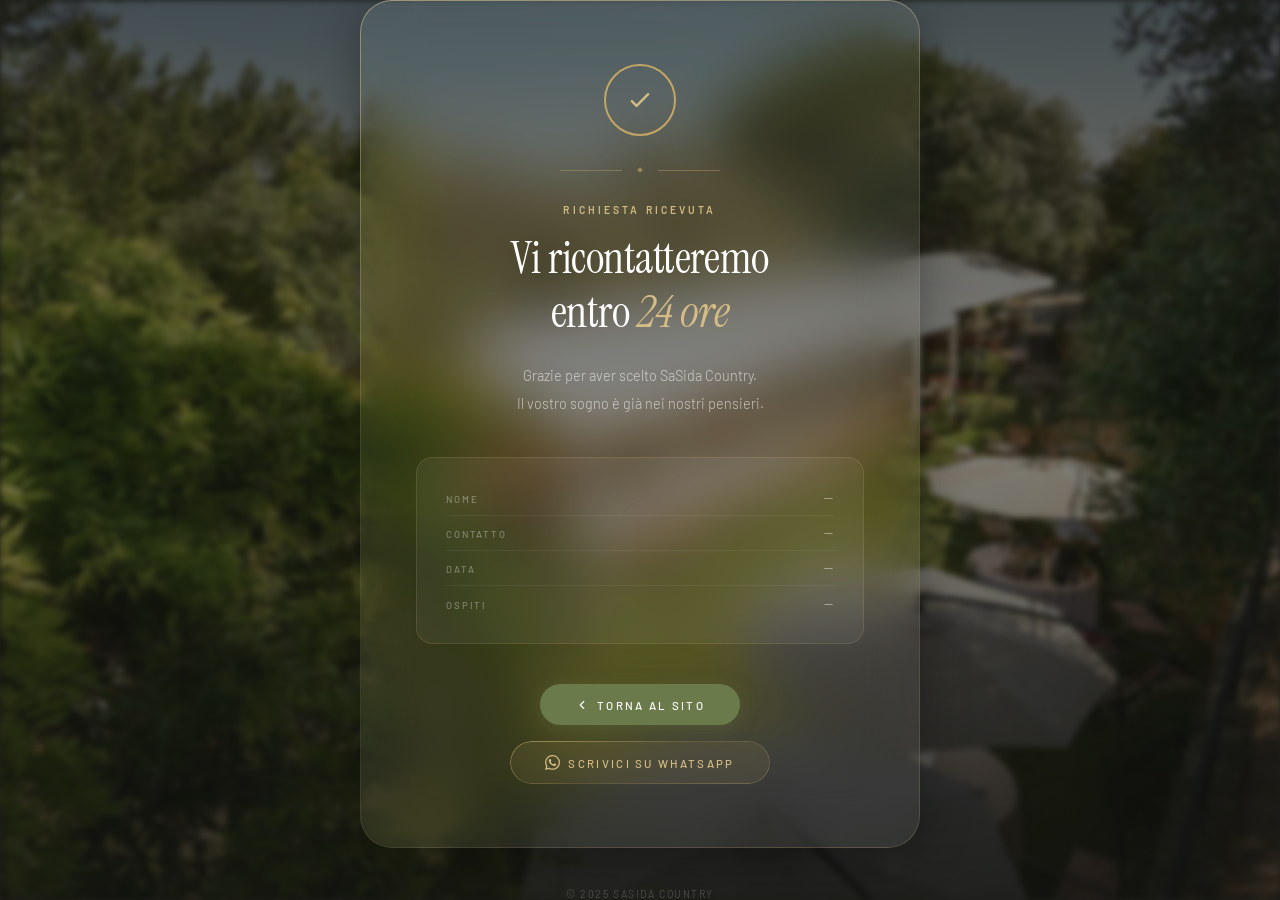
<file: conferma.html>
<!-- SA SIDA BY MOCKLYY (modulo di confemra) -->

<!DOCTYPE html>
<html lang="it">
<head>
<meta charset="UTF-8">
<meta name="viewport" content="width=device-width, initial-scale=1.0">
<title>Richiesta inviata – SaSida Country</title>
<link href="https://fonts.googleapis.com/css2?family=Instrument+Serif:ital@0;1&family=Barlow:wght@300;400;500;600&display=swap" rel="stylesheet">

<!-- STYLEE -->
<style>
  :root {
    --cream: #f5f0e8;
    --warm-white: #faf7f2;
    --olive: #6b7a4a;
    --olive-dark: #4a5635;
    --olive-light: #9aaa6e;
    --gold: #c4a664;
    --gold-light: #d4bc85;
    --dark: #1e1e1a;
    --text: #2d2d28;
    --text-light: #6b6b5e;
  }

  * { margin: 0; padding: 0; box-sizing: border-box; }
  body {
    font-family: 'Barlow', sans-serif;
    background: var(--dark);
    color: var(--text);
    min-height: 100vh;
    display: flex;
    flex-direction: column;
    align-items: center;
    justify-content: center;
    overflow: hidden;
    position: relative;
  }

  /* SFONDO */
  .page-bg {
    position: fixed;
    inset: 0;
    background:
      linear-gradient(to bottom, rgba(20,20,16,0.72) 0%, rgba(20,20,16,0.55) 50%, rgba(20,20,16,0.82) 100%),
      url('img/sfondo.jpg') center/cover no-repeat;
    filter: blur(3px);
    z-index: 0;
  }

  /* PARTICELLE decorative */
  .particles {
    position: fixed;
    inset: 0;
    z-index: 1;
    pointer-events: none;
    overflow: hidden;
  }
  .particle {
    position: absolute;
    width: 2px;
    height: 2px;
    background: var(--gold-light);
    border-radius: 50%;
    opacity: 0;
    animation: floatUp var(--dur) ease-in forwards;
    animation-delay: var(--delay);
  }
  @keyframes floatUp {
    0%   { opacity: 0; transform: translateY(0) scale(1); }
    20%  { opacity: 0.7; }
    80%  { opacity: 0.4; }
    100% { opacity: 0; transform: translateY(-120px) scale(0.4); }
  }

  /* CARD centrale */
  .card {
    position: relative;
    z-index: 10;
    text-align: center;
    max-width: 560px;
    width: calc(100% - 3rem);
    padding: 4rem 3.5rem;
    border-radius: 2rem;
    background: rgba(255,255,255,0.07);
    backdrop-filter: blur(28px) saturate(160%);
    -webkit-backdrop-filter: blur(28px) saturate(160%);
    box-shadow:
      0 8px 48px rgba(0,0,0,0.35),
      inset 0 1px 1px rgba(255,255,255,0.18),
      inset 0 -1px 1px rgba(255,255,255,0.04);
    opacity: 0;
    transform: translateY(28px);
    animation: cardIn 1s cubic-bezier(0.22, 1, 0.36, 1) forwards 0.2s;
  }
  .card::before {
    content: "";
    position: absolute; inset: 0;
    border-radius: 2rem;
    padding: 1px;
    background: linear-gradient(160deg,
      rgba(212,188,133,0.55) 0%,
      rgba(255,255,255,0.08) 40%,
      rgba(255,255,255,0) 60%,
      rgba(212,188,133,0.2) 100%);
    -webkit-mask: linear-gradient(#fff 0 0) content-box, linear-gradient(#fff 0 0);
    -webkit-mask-composite: xor;
    mask-composite: exclude;
    pointer-events: none;
  }
  @keyframes cardIn {
    to { opacity: 1; transform: translateY(0); }
  }

  /* ICONA check animata */
  .check-wrap {
    width: 72px;
    height: 72px;
    margin: 0 auto 2rem;
    position: relative;
  }
  .check-circle {
    width: 72px;
    height: 72px;
    border-radius: 50%;
    border: 2px solid var(--gold);
    position: absolute;
    inset: 0;
    opacity: 0;
    transform: scale(0.6);
    animation: circleIn 0.6s cubic-bezier(0.22, 1, 0.36, 1) forwards 0.7s;
  }
  @keyframes circleIn {
    to { opacity: 1; transform: scale(1); }
  }
  .check-svg {
    position: absolute;
    inset: 0;
    display: flex;
    align-items: center;
    justify-content: center;
  }
  .check-svg svg {
    opacity: 0;
    animation: checkIn 0.4s ease forwards 1.1s;
  }
  @keyframes checkIn {
    to { opacity: 1; }
  }
  .check-svg svg polyline {
    stroke-dasharray: 30;
    stroke-dashoffset: 30;
    animation: drawCheck 0.45s ease forwards 1.15s;
  }
  @keyframes drawCheck {
    to { stroke-dashoffset: 0; }
  }

  /* DECO LINE */
  .deco-line {
    display: flex;
    align-items: center;
    gap: 1rem;
    margin: 0 auto 2rem;
    max-width: 160px;
    opacity: 0;
    animation: fadeIn 0.6s ease forwards 1.4s;
  }
  .deco-line::before, .deco-line::after {
    content: '';
    flex: 1;
    height: 1px;
    background: var(--gold);
    opacity: 0.4;
  }
  .deco-dot {
    width: 4px;
    height: 4px;
    background: var(--gold);
    transform: rotate(45deg);
    opacity: 0.6;
  }

  /* TESTO */
  .label {
    font-family: 'Barlow', sans-serif;
    font-size: 0.65rem;
    font-weight: 600;
    letter-spacing: 0.3em;
    text-transform: uppercase;
    color: var(--gold-light);
    margin-bottom: 1rem;
    opacity: 0;
    animation: fadeIn 0.6s ease forwards 1.5s;
  }
  h1 {
    font-family: 'Instrument Serif', serif;
    font-size: clamp(2rem, 5vw, 2.8rem);
    font-weight: 400;
    color: #fff;
    line-height: 1.2;
    letter-spacing: -0.01em;
    margin-bottom: 1.4rem;
    opacity: 0;
    animation: fadeIn 0.6s ease forwards 1.6s;
  }
  h1 em {
    font-style: italic;
    color: var(--gold-light);
  }
  .desc {
    font-family: 'Barlow', sans-serif;
    font-size: 0.9rem;
    line-height: 1.9;
    color: rgba(255,255,255,0.62);
    font-weight: 300;
    margin-bottom: 2.5rem;
    opacity: 0;
    animation: fadeIn 0.6s ease forwards 1.75s;
  }

  /* DETTAGLI */
  .summary {
    background: rgba(255,255,255,0.05);
    border: 1px solid rgba(212,188,133,0.15);
    border-radius: 1rem;
    padding: 1.4rem 1.8rem;
    margin-bottom: 2.5rem;
    text-align: left;
    opacity: 0;
    animation: fadeIn 0.6s ease forwards 1.9s;
  }
  .summary-row {
    display: flex;
    justify-content: space-between;
    align-items: baseline;
    gap: 1rem;
    padding: 0.45rem 0;
    border-bottom: 1px solid rgba(255,255,255,0.06);
  }
  .summary-row:last-child { border-bottom: none; }
  .summary-label {
    font-family: 'Barlow', sans-serif;
    font-size: 0.6rem;
    font-weight: 500;
    letter-spacing: 0.2em;
    text-transform: uppercase;
    color: rgba(255,255,255,0.35);
    white-space: nowrap;
  }
  .summary-value {
    font-family: 'Instrument Serif', serif;
    font-size: 0.95rem;
    color: rgba(255,255,255,0.82);
    text-align: right;
  }

  /* CTA */
  .actions {
    display: flex;
    gap: 1rem;
    justify-content: center;
    flex-wrap: wrap;
    opacity: 0;
    animation: fadeIn 0.6s ease forwards 2.05s;
  }
  .btn-back {
    display: inline-flex;
    align-items: center;
    gap: 0.5rem;
    padding: 0.85rem 2.2rem;
    border-radius: 9999px;
    background: var(--olive);
    color: #fff;
    font-family: 'Barlow', sans-serif;
    font-size: 0.72rem;
    font-weight: 500;
    letter-spacing: 0.2em;
    text-transform: uppercase;
    text-decoration: none;
    transition: background 0.3s, transform 0.3s;
    box-shadow: 0 4px 20px rgba(107,122,74,0.3);
  }
  .btn-back:hover { background: var(--olive-dark); transform: translateY(-2px); }
  .btn-wa {
    display: inline-flex;
    align-items: center;
    gap: 0.5rem;
    padding: 0.85rem 2.2rem;
    border-radius: 9999px;
    background: rgba(196,166,100,0.1);
    color: var(--gold-light);
    font-family: 'Barlow', sans-serif;
    font-size: 0.72rem;
    font-weight: 500;
    letter-spacing: 0.2em;
    text-transform: uppercase;
    text-decoration: none;
    transition: background 0.3s, transform 0.3s;
    position: relative;
    overflow: hidden;
  }
  .btn-wa::before {
    content: "";
    position: absolute; inset: 0;
    border-radius: 9999px;
    padding: 1px;
    background: linear-gradient(160deg,
      rgba(212,188,133,0.6) 0%,
      rgba(196,166,100,0.15) 50%,
      rgba(212,188,133,0.3) 100%);
    -webkit-mask: linear-gradient(#fff 0 0) content-box, linear-gradient(#fff 0 0);
    -webkit-mask-composite: xor;
    mask-composite: exclude;
  }
  .btn-wa:hover { background: rgba(196,166,100,0.2); transform: translateY(-2px); }

  /* FOOTER */
  .page-footer {
    position: relative;
    z-index: 10;
    margin-top: 2.5rem;
    font-family: 'Barlow', sans-serif;
    font-size: 0.65rem;
    letter-spacing: 0.15em;
    text-transform: uppercase;
    color: rgba(255,255,255,0.2);
    opacity: 0;
    animation: fadeIn 0.6s ease forwards 2.2s;
  }

  @keyframes fadeIn { to { opacity: 1; } }

  /* MOBILE */
  @media (max-width: 480px) {
    .card { padding: 2.8rem 1.8rem; }
    .actions { flex-direction: column; align-items: stretch; }
    .btn-back, .btn-wa { justify-content: center; }
    .summary { padding: 1.2rem 1.2rem; }
  }
</style>
</head>
<body>

<div class="page-bg"></div>

<!-- particelle dorate -->
<div class="particles" id="particles"></div>

<div class="card">

  <!-- check animato -->
  <div class="check-wrap">
    <div class="check-circle"></div>
    <div class="check-svg">
      <svg width="28" height="28" viewBox="0 0 24 24" fill="none"
           stroke="var(--gold-light)" stroke-width="2"
           stroke-linecap="round" stroke-linejoin="round">
        <polyline points="5 13 9 17 19 7"/>
      </svg>
    </div>
  </div>

  <div class="deco-line"><div class="deco-dot"></div></div>

  <div class="label">Richiesta ricevuta</div>
  <h1>Vi ricontatteremo<br>entro <em>24 ore</em></h1>
  <p class="desc">
    Grazie per aver scelto SaSida Country.<br>
    Il vostro sogno è già nei nostri pensieri.
  </p>

  <!-- riepilogo dati compilati -->
  <div class="summary" id="summary">
    <div class="summary-row">
      <span class="summary-label">Nome</span>
      <span class="summary-value" id="s-nome">—</span>
    </div>
    <div class="summary-row">
      <span class="summary-label">Contatto</span>
      <span class="summary-value" id="s-tel">—</span>
    </div>
    <div class="summary-row">
      <span class="summary-label">Data</span>
      <span class="summary-value" id="s-data">—</span>
    </div>
    <div class="summary-row">
      <span class="summary-label">Ospiti</span>
      <span class="summary-value" id="s-ospiti">—</span>
    </div>
  </div>

  <div class="actions">
    <a href="index.html" class="btn-back">
      <svg width="14" height="14" viewBox="0 0 24 24" fill="none" stroke="currentColor" stroke-width="2" stroke-linecap="round" stroke-linejoin="round"><polyline points="15 18 9 12 15 6"/></svg>
      Torna al sito
    </a>
    <a href="https://wa.me/39XXXXXXXXXX" target="_blank" class="btn-wa">
      <svg width="15" height="15" viewBox="0 0 24 24" fill="currentColor"><path d="M17.472 14.382c-.297-.149-1.758-.867-2.03-.967-.273-.099-.471-.148-.67.15-.197.297-.767.966-.94 1.164-.173.199-.347.223-.644.075-.297-.15-1.255-.463-2.39-1.475-.883-.788-1.48-1.761-1.653-2.059-.173-.297-.018-.458.13-.606.134-.133.298-.347.446-.52.149-.174.198-.298.298-.497.099-.198.05-.371-.025-.52-.075-.149-.669-1.612-.916-2.207-.242-.579-.487-.5-.669-.51-.173-.008-.371-.01-.57-.01-.198 0-.52.074-.792.372-.272.297-1.04 1.016-1.04 2.479 0 1.462 1.065 2.875 1.213 3.074.149.198 2.096 3.2 5.077 4.487.709.306 1.262.489 1.694.625.712.227 1.36.195 1.871.118.571-.085 1.758-.719 2.006-1.413.248-.694.248-1.289.173-1.413-.074-.124-.272-.198-.57-.347m-5.421 7.403h-.004a9.87 9.87 0 01-5.031-1.378l-.361-.214-3.741.982.998-3.648-.235-.374a9.86 9.86 0 01-1.51-5.26c.001-5.45 4.436-9.884 9.888-9.884 2.64 0 5.122 1.03 6.988 2.898a9.825 9.825 0 012.893 6.994c-.003 5.45-4.437 9.884-9.885 9.884m8.413-18.297A11.815 11.815 0 0012.05 0C5.495 0 .16 5.335.157 11.892c0 2.096.547 4.142 1.588 5.945L.057 24l6.305-1.654a11.882 11.882 0 005.683 1.448h.005c6.554 0 11.89-5.335 11.893-11.893a11.821 11.821 0 00-3.48-8.413z"/></svg>
      Scrivici su WhatsApp
    </a>
  </div>

</div>

<div class="page-footer">© 2025 SaSida Country</div>

<!-- SCRIPT -->
<script>
  // Recupera i dati passati via sessionStorage
  const data = JSON.parse(sessionStorage.getItem('sasida_form') || '{}');

  if (data.nome)   document.getElementById('s-nome').textContent   = data.nome;
  if (data.tel)    document.getElementById('s-tel').textContent    = data.tel;
  if (data.ospiti) document.getElementById('s-ospiti').textContent = data.ospiti + ' persone';
  if (data.data) {
    const d = new Date(data.data);
    const opts = { day: 'numeric', month: 'long', year: 'numeric' };
    document.getElementById('s-data').textContent = d.toLocaleDateString('it-IT', opts);
  }

  // Genera particelle dorate
  const container = document.getElementById('particles');
  for (let i = 0; i < 28; i++) {
    const p = document.createElement('div');
    p.className = 'particle';
    p.style.cssText = `
      left: ${Math.random() * 100}%;
      bottom: ${Math.random() * 30}%;
      --dur: ${1.8 + Math.random() * 2.4}s;
      --delay: ${0.5 + Math.random() * 3}s;
      width: ${1 + Math.random() * 2.5}px;
      height: ${1 + Math.random() * 2.5}px;
    `;
    container.appendChild(p);
  }
</script>
</body>
</html>
</file>
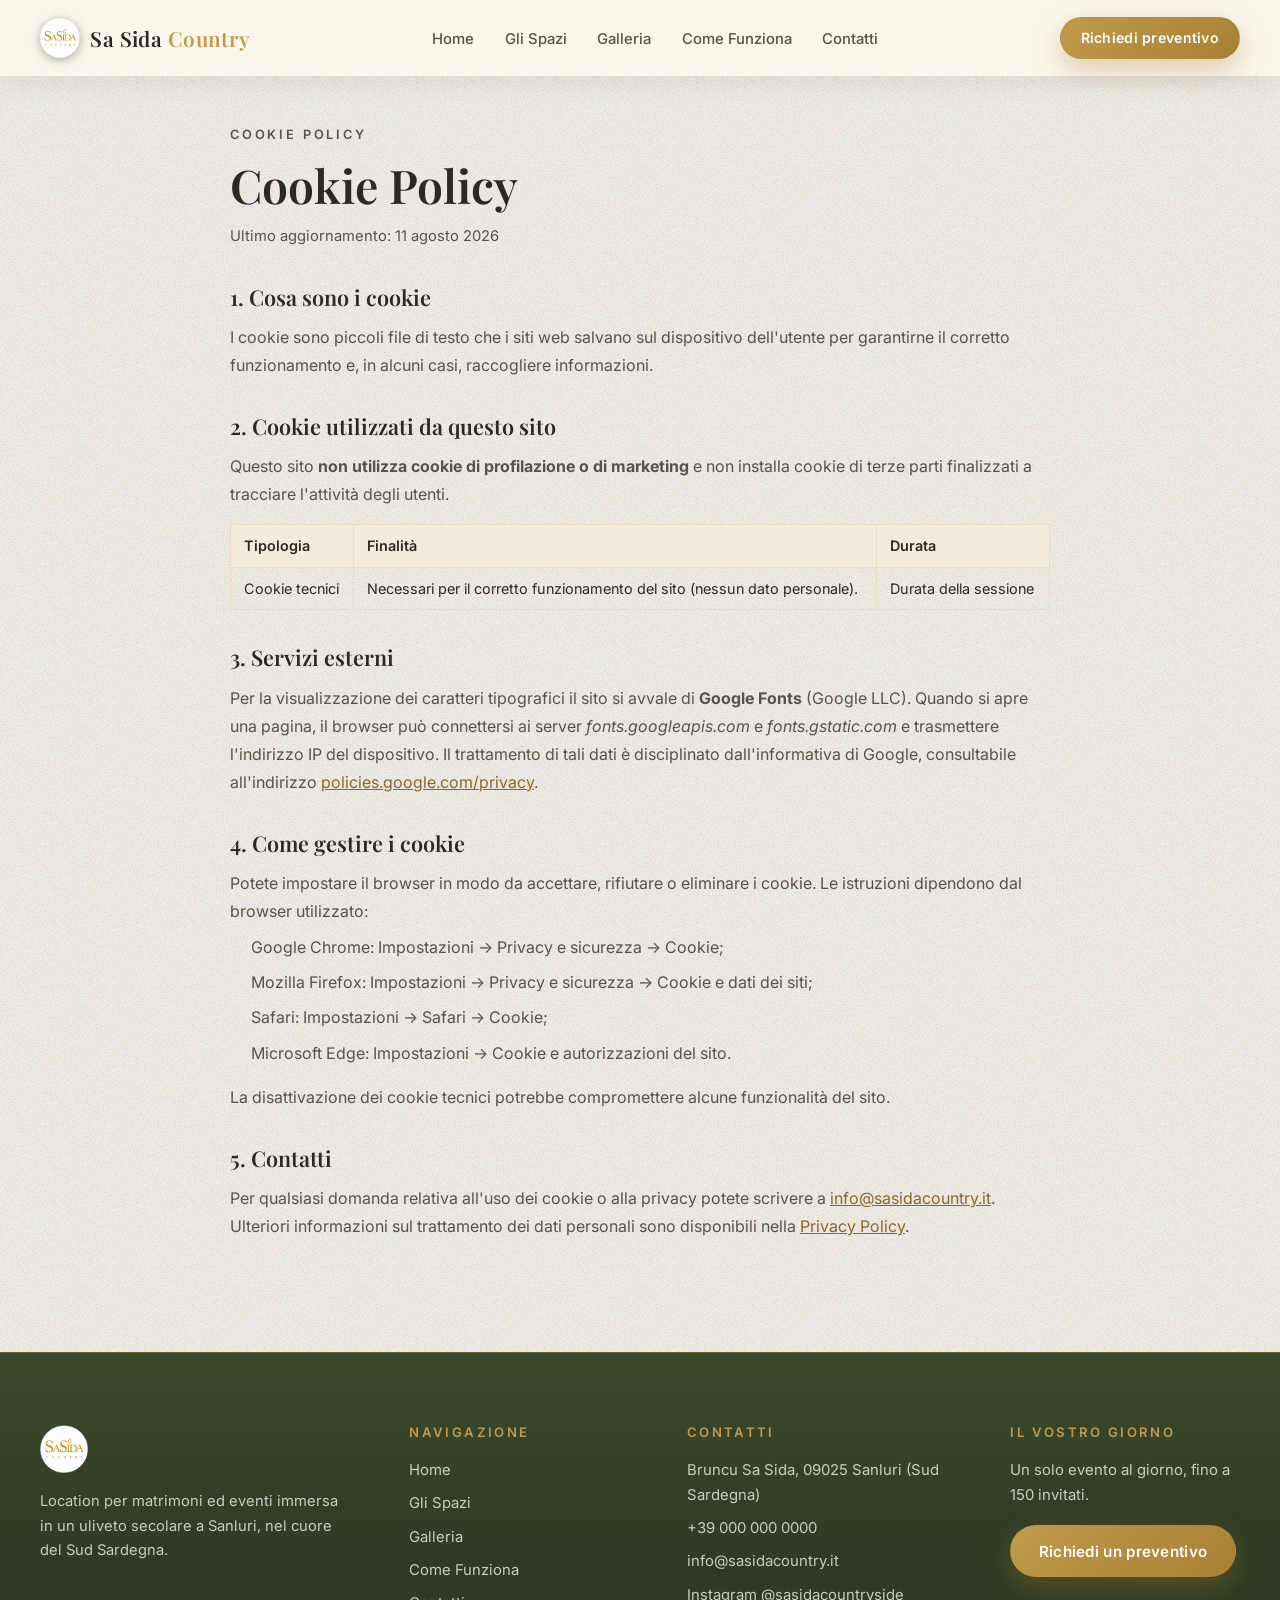
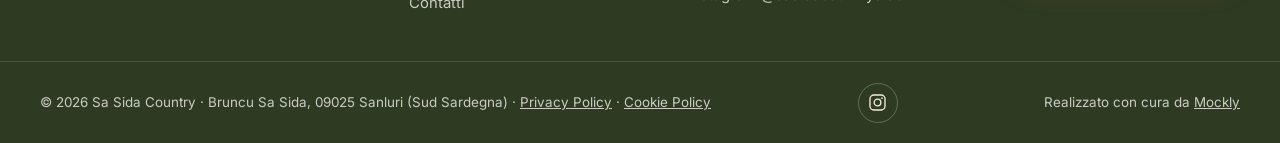
<file: cookie-policy.html>
<!DOCTYPE html>
<html lang="it">
<head>
  <meta charset="UTF-8">
  <meta name="viewport" content="width=device-width, initial-scale=1.0, viewport-fit=cover">
  <meta name="theme-color" content="#2e3a22">
  <title>Cookie Policy | Sa Sida Country</title>
  <meta name="description" content="Cookie Policy del sito di Sa Sida Country, location per matrimoni ed eventi a Sanluri, Sud Sardegna.">
  <link rel="canonical" href="https://sasidacountry.it/cookie-policy.html">
  <link rel="icon" type="image/png" href="img/logo.png">

  <link rel="preconnect" href="https://fonts.googleapis.com">
  <link rel="preconnect" href="https://fonts.gstatic.com" crossorigin>
  <link href="https://fonts.googleapis.com/css2?family=Playfair+Display:wght@500;600;700&family=Inter:wght@400;500;600&display=swap" rel="stylesheet">

  <link rel="stylesheet" href="css/style.css?v=13">
</head>
<body class="page-legal">

  <header class="site-header" id="site-header">
    <div class="container header-inner">
      <a href="index.html#home" class="logo" aria-label="Sa Sida Country — Home">
        <img class="logo-img" src="img/logo.png" alt="Sa Sida Country" width="40" height="40" fetchpriority="high">
        <span class="logo-name">Sa Sida <em>Country</em></span>
      </a>

      <nav class="main-nav" id="main-nav" aria-label="Navigazione principale">
        <ul class="nav-list">
          <li><a href="index.html#home" class="nav-link">Home</a></li>
          <li><a href="index.html#spazi" class="nav-link">Gli Spazi</a></li>
          <li><a href="index.html#galleria" class="nav-link">Galleria</a></li>
          <li><a href="index.html#come-funziona" class="nav-link">Come Funziona</a></li>
          <li><a href="index.html#contatti" class="nav-link">Contatti</a></li>
          <li class="nav-cta-mobile"><a href="index.html#contatti" class="btn btn--gold btn--sm">Richiedi preventivo</a></li>
        </ul>
      </nav>

      <a href="index.html#contatti" class="btn btn--gold btn--sm header-cta">Richiedi preventivo</a>

      <button class="nav-toggle" id="nav-toggle" aria-expanded="false" aria-controls="main-nav" aria-label="Apri il menu">
        <span></span><span></span><span></span>
      </button>
    </div>
  </header>

  <main>
    <section class="section legal-page">
      <div class="container legal">
        <p class="eyebrow">Cookie Policy</p>
        <h1>Cookie Policy</h1>
        <p class="legal__updated">Ultimo aggiornamento: 11 agosto 2026</p>

        <h2>1. Cosa sono i cookie</h2>
        <p>I cookie sono piccoli file di testo che i siti web salvano sul dispositivo dell'utente per garantirne il corretto funzionamento e, in alcuni casi, raccogliere informazioni.</p>

        <h2>2. Cookie utilizzati da questo sito</h2>
        <p>Questo sito <strong>non utilizza cookie di profilazione o di marketing</strong> e non installa cookie di terze parti finalizzati a tracciare l'attività degli utenti.</p>
        <table>
          <thead>
            <tr><th>Tipologia</th><th>Finalità</th><th>Durata</th></tr>
          </thead>
          <tbody>
            <tr>
              <td>Cookie tecnici</td>
              <td>Necessari per il corretto funzionamento del sito (nessun dato personale).</td>
              <td>Durata della sessione</td>
            </tr>
          </tbody>
        </table>

        <h2>3. Servizi esterni</h2>
        <p>Per la visualizzazione dei caratteri tipografici il sito si avvale di <strong>Google Fonts</strong> (Google LLC). Quando si apre una pagina, il browser può connettersi ai server <em>fonts.googleapis.com</em> e <em>fonts.gstatic.com</em> e trasmettere l'indirizzo IP del dispositivo. Il trattamento di tali dati è disciplinato dall'informativa di Google, consultabile all'indirizzo <a href="https://policies.google.com/privacy" target="_blank" rel="noopener">policies.google.com/privacy</a>.</p>

        <h2>4. Come gestire i cookie</h2>
        <p>Potete impostare il browser in modo da accettare, rifiutare o eliminare i cookie. Le istruzioni dipendono dal browser utilizzato:</p>
        <ul>
          <li>Google Chrome: Impostazioni &rarr; Privacy e sicurezza &rarr; Cookie;</li>
          <li>Mozilla Firefox: Impostazioni &rarr; Privacy e sicurezza &rarr; Cookie e dati dei siti;</li>
          <li>Safari: Impostazioni &rarr; Safari &rarr; Cookie;</li>
          <li>Microsoft Edge: Impostazioni &rarr; Cookie e autorizzazioni del sito.</li>
        </ul>
        <p>La disattivazione dei cookie tecnici potrebbe compromettere alcune funzionalità del sito.</p>

        <h2>5. Contatti</h2>
        <p>Per qualsiasi domanda relativa all'uso dei cookie o alla privacy potete scrivere a <a href="mailto:info@sasidacountry.it">info@sasidacountry.it</a>. Ulteriori informazioni sul trattamento dei dati personali sono disponibili nella <a href="privacy.html">Privacy Policy</a>.</p>
      </div>
    </section>
  </main>

  <footer class="site-footer">
    <div class="container footer__grid">
      <div class="footer__brand">
        <img src="img/logo.png" alt="Sa Sida Country" width="48" height="48" loading="lazy">
        <p>Location per matrimoni ed eventi immersa in un uliveto secolare a Sanluri, nel cuore del Sud Sardegna.</p>
      </div>
      <nav class="footer__col" aria-label="Link rapidi">
        <h4>Navigazione</h4>
        <ul>
          <li><a href="index.html#home">Home</a></li>
          <li><a href="index.html#spazi">Gli Spazi</a></li>
          <li><a href="index.html#galleria">Galleria</a></li>
          <li><a href="index.html#come-funziona">Come Funziona</a></li>
          <li><a href="index.html#contatti">Contatti</a></li>
        </ul>
      </nav>
      <div class="footer__col">
        <h4>Contatti</h4>
        <ul>
          <li>Bruncu Sa Sida, 09025 Sanluri (Sud Sardegna)</li>
          <li><a href="tel:+390000000000">+39 000 000 0000</a></li>
          <li><a href="mailto:info@sasidacountry.it">info@sasidacountry.it</a></li>
          <li><a href="https://www.instagram.com/sasidacountryside/" target="_blank" rel="noopener">Instagram @sasidacountryside</a></li>
        </ul>
      </div>
      <div class="footer__col footer__cta">
        <h4>Il vostro giorno</h4>
        <p>Un solo evento al giorno, fino a 150 invitati.</p>
        <a href="index.html#contatti" class="btn btn--gold">Richiedi un preventivo</a>
      </div>
    </div>
    <div class="footer__bottom">
      <div class="container footer__bottom-inner">
        <p>&copy; <span id="year"></span> Sa Sida Country · Bruncu Sa Sida, 09025 Sanluri (Sud Sardegna) · <a href="privacy.html">Privacy Policy</a> · <a href="cookie-policy.html">Cookie Policy</a></p>
        <p class="footer__socials">
          <a href="https://www.instagram.com/sasidacountryside/" target="_blank" rel="noopener" aria-label="Instagram di Sa Sida Country">
            <svg viewBox="0 0 24 24" fill="none" stroke="currentColor" stroke-width="1.7" aria-hidden="true"><rect x="2.5" y="2.5" width="19" height="19" rx="5"/><circle cx="12" cy="12" r="4.2"/><circle cx="17.6" cy="6.4" r="1.15" fill="currentColor" stroke="none"/></svg>
          </a>
        </p>
        <p class="footer-credit">Realizzato con cura da <a href="https://mockly.it" target="_blank" rel="noopener">Mockly</a></p>
      </div>
    </div>
  </footer>

  <script src="js/main.js?v=4" defer></script>
</body>
</html>
</file>
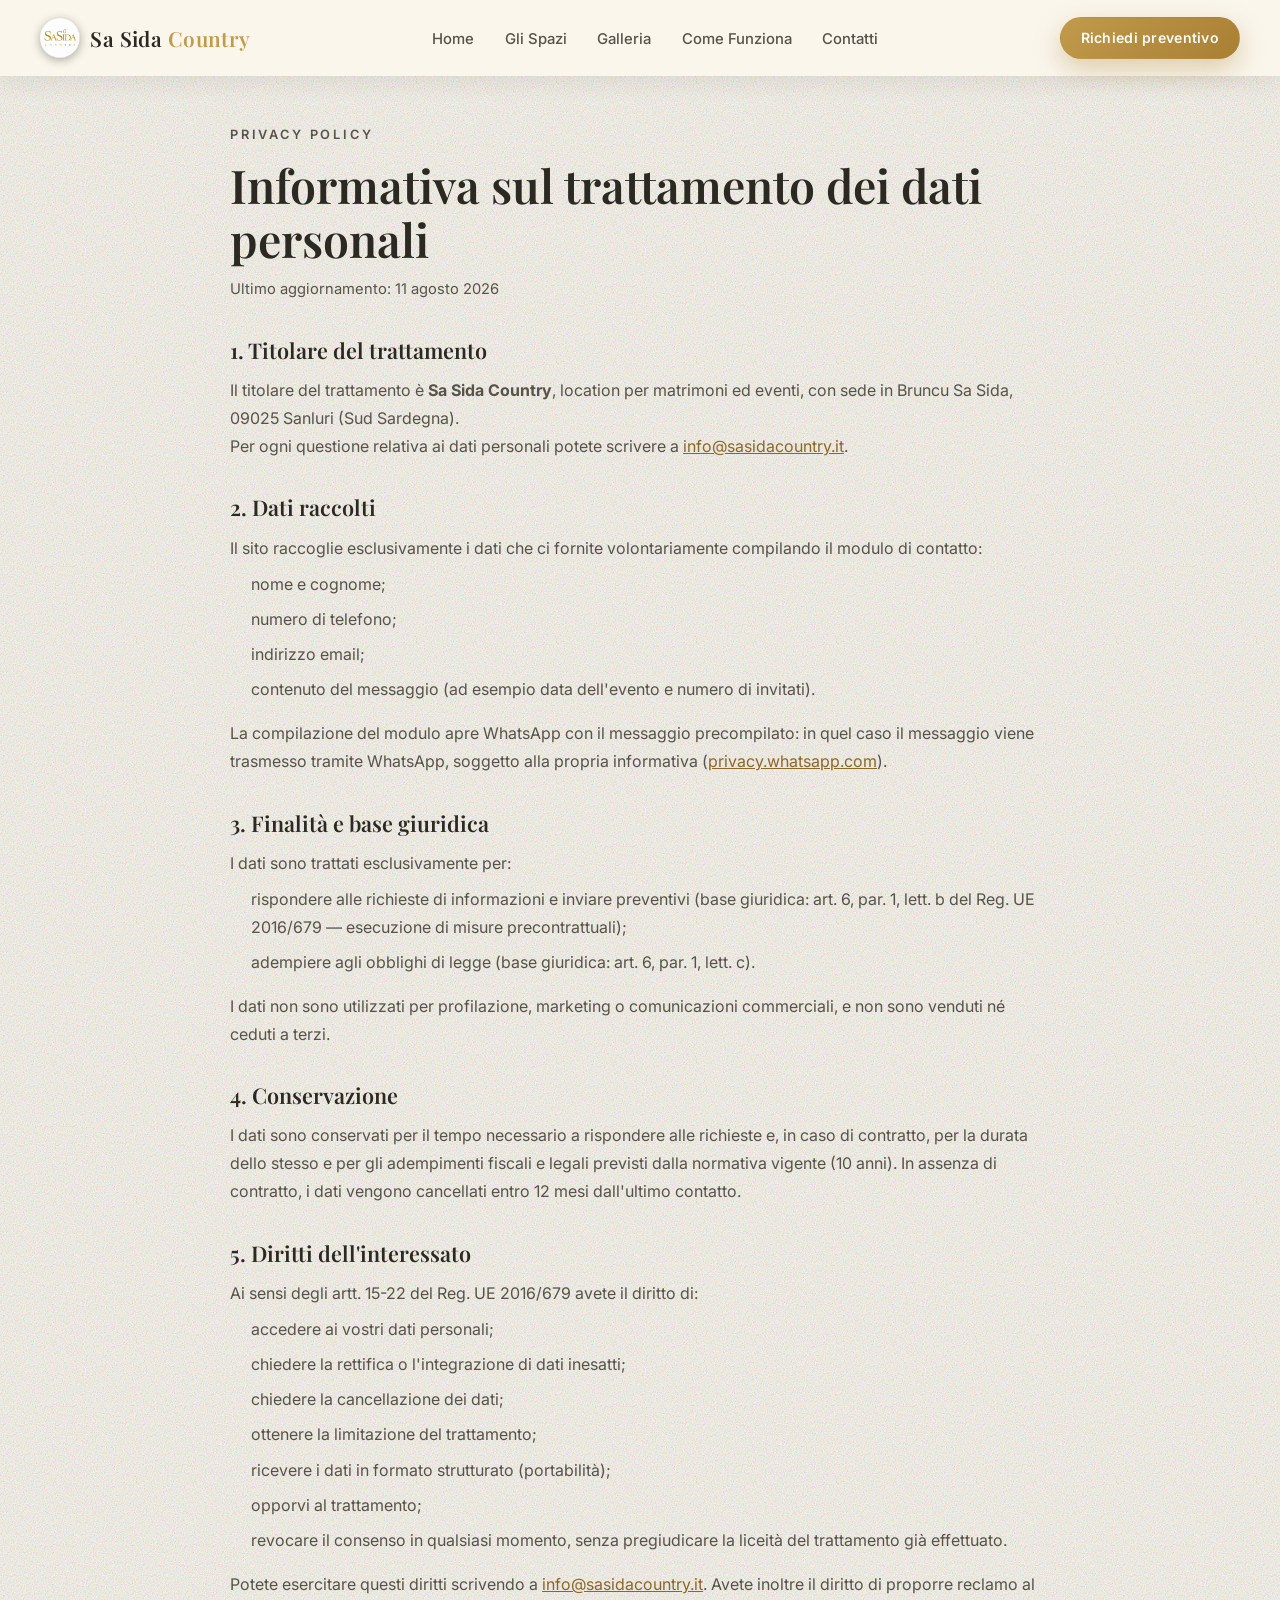
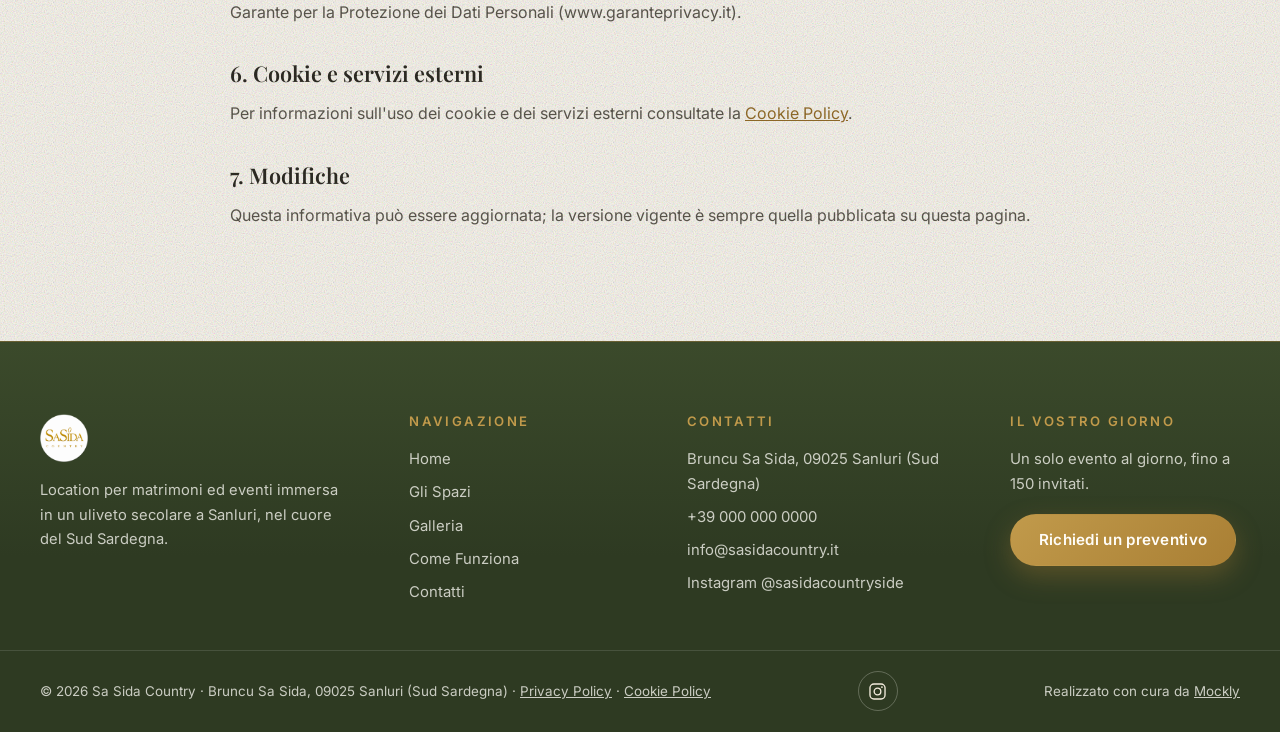
<file: privacy.html>
<!DOCTYPE html>
<html lang="it">
<head>
  <meta charset="UTF-8">
  <meta name="viewport" content="width=device-width, initial-scale=1.0, viewport-fit=cover">
  <meta name="theme-color" content="#2e3a22">
  <title>Privacy Policy | Sa Sida Country</title>
  <meta name="description" content="Informativa sul trattamento dei dati personali di Sa Sida Country, location per matrimoni ed eventi a Sanluri, Sud Sardegna.">
  <link rel="canonical" href="https://sasidacountry.it/privacy.html">
  <link rel="icon" type="image/png" href="img/logo.png">

  <link rel="preconnect" href="https://fonts.googleapis.com">
  <link rel="preconnect" href="https://fonts.gstatic.com" crossorigin>
  <link href="https://fonts.googleapis.com/css2?family=Playfair+Display:wght@500;600;700&family=Inter:wght@400;500;600&display=swap" rel="stylesheet">

  <link rel="stylesheet" href="css/style.css?v=13">
</head>
<body class="page-legal">

  <header class="site-header" id="site-header">
    <div class="container header-inner">
      <a href="index.html#home" class="logo" aria-label="Sa Sida Country — Home">
        <img class="logo-img" src="img/logo.png" alt="Sa Sida Country" width="40" height="40" fetchpriority="high">
        <span class="logo-name">Sa Sida <em>Country</em></span>
      </a>

      <nav class="main-nav" id="main-nav" aria-label="Navigazione principale">
        <ul class="nav-list">
          <li><a href="index.html#home" class="nav-link">Home</a></li>
          <li><a href="index.html#spazi" class="nav-link">Gli Spazi</a></li>
          <li><a href="index.html#galleria" class="nav-link">Galleria</a></li>
          <li><a href="index.html#come-funziona" class="nav-link">Come Funziona</a></li>
          <li><a href="index.html#contatti" class="nav-link">Contatti</a></li>
          <li class="nav-cta-mobile"><a href="index.html#contatti" class="btn btn--gold btn--sm">Richiedi preventivo</a></li>
        </ul>
      </nav>

      <a href="index.html#contatti" class="btn btn--gold btn--sm header-cta">Richiedi preventivo</a>

      <button class="nav-toggle" id="nav-toggle" aria-expanded="false" aria-controls="main-nav" aria-label="Apri il menu">
        <span></span><span></span><span></span>
      </button>
    </div>
  </header>

  <main>
    <section class="section legal-page">
      <div class="container legal">
        <p class="eyebrow">Privacy Policy</p>
        <h1>Informativa sul trattamento dei dati personali</h1>
        <p class="legal__updated">Ultimo aggiornamento: 11 agosto 2026</p>

        <h2>1. Titolare del trattamento</h2>
        <p>Il titolare del trattamento è <strong>Sa Sida Country</strong>, location per matrimoni ed eventi, con sede in Bruncu Sa Sida, 09025 Sanluri (Sud Sardegna).<br>
        Per ogni questione relativa ai dati personali potete scrivere a <a href="mailto:info@sasidacountry.it">info@sasidacountry.it</a>.</p>

        <h2>2. Dati raccolti</h2>
        <p>Il sito raccoglie esclusivamente i dati che ci fornite volontariamente compilando il modulo di contatto:</p>
        <ul>
          <li>nome e cognome;</li>
          <li>numero di telefono;</li>
          <li>indirizzo email;</li>
          <li>contenuto del messaggio (ad esempio data dell'evento e numero di invitati).</li>
        </ul>
        <p>La compilazione del modulo apre WhatsApp con il messaggio precompilato: in quel caso il messaggio viene trasmesso tramite WhatsApp, soggetto alla propria informativa (<a href="https://www.whatsapp.com/legal/privacy-policy" target="_blank" rel="noopener">privacy.whatsapp.com</a>).</p>

        <h2>3. Finalità e base giuridica</h2>
        <p>I dati sono trattati esclusivamente per:</p>
        <ul>
          <li>rispondere alle richieste di informazioni e inviare preventivi (base giuridica: art. 6, par. 1, lett. b del Reg. UE 2016/679 — esecuzione di misure precontrattuali);</li>
          <li>adempiere agli obblighi di legge (base giuridica: art. 6, par. 1, lett. c).</li>
        </ul>
        <p>I dati non sono utilizzati per profilazione, marketing o comunicazioni commerciali, e non sono venduti né ceduti a terzi.</p>

        <h2>4. Conservazione</h2>
        <p>I dati sono conservati per il tempo necessario a rispondere alle richieste e, in caso di contratto, per la durata dello stesso e per gli adempimenti fiscali e legali previsti dalla normativa vigente (10 anni). In assenza di contratto, i dati vengono cancellati entro 12 mesi dall'ultimo contatto.</p>

        <h2>5. Diritti dell'interessato</h2>
        <p>Ai sensi degli artt. 15-22 del Reg. UE 2016/679 avete il diritto di:</p>
        <ul>
          <li>accedere ai vostri dati personali;</li>
          <li>chiedere la rettifica o l'integrazione di dati inesatti;</li>
          <li>chiedere la cancellazione dei dati;</li>
          <li>ottenere la limitazione del trattamento;</li>
          <li>ricevere i dati in formato strutturato (portabilità);</li>
          <li>opporvi al trattamento;</li>
          <li>revocare il consenso in qualsiasi momento, senza pregiudicare la liceità del trattamento già effettuato.</li>
        </ul>
        <p>Potete esercitare questi diritti scrivendo a <a href="mailto:info@sasidacountry.it">info@sasidacountry.it</a>. Avete inoltre il diritto di proporre reclamo al Garante per la Protezione dei Dati Personali (www.garanteprivacy.it).</p>

        <h2>6. Cookie e servizi esterni</h2>
        <p>Per informazioni sull'uso dei cookie e dei servizi esterni consultate la <a href="cookie-policy.html">Cookie Policy</a>.</p>

        <h2>7. Modifiche</h2>
        <p>Questa informativa può essere aggiornata; la versione vigente è sempre quella pubblicata su questa pagina.</p>
      </div>
    </section>
  </main>

  <footer class="site-footer">
    <div class="container footer__grid">
      <div class="footer__brand">
        <img src="img/logo.png" alt="Sa Sida Country" width="48" height="48" loading="lazy">
        <p>Location per matrimoni ed eventi immersa in un uliveto secolare a Sanluri, nel cuore del Sud Sardegna.</p>
      </div>
      <nav class="footer__col" aria-label="Link rapidi">
        <h4>Navigazione</h4>
        <ul>
          <li><a href="index.html#home">Home</a></li>
          <li><a href="index.html#spazi">Gli Spazi</a></li>
          <li><a href="index.html#galleria">Galleria</a></li>
          <li><a href="index.html#come-funziona">Come Funziona</a></li>
          <li><a href="index.html#contatti">Contatti</a></li>
        </ul>
      </nav>
      <div class="footer__col">
        <h4>Contatti</h4>
        <ul>
          <li>Bruncu Sa Sida, 09025 Sanluri (Sud Sardegna)</li>
          <li><a href="tel:+390000000000">+39 000 000 0000</a></li>
          <li><a href="mailto:info@sasidacountry.it">info@sasidacountry.it</a></li>
          <li><a href="https://www.instagram.com/sasidacountryside/" target="_blank" rel="noopener">Instagram @sasidacountryside</a></li>
        </ul>
      </div>
      <div class="footer__col footer__cta">
        <h4>Il vostro giorno</h4>
        <p>Un solo evento al giorno, fino a 150 invitati.</p>
        <a href="index.html#contatti" class="btn btn--gold">Richiedi un preventivo</a>
      </div>
    </div>
    <div class="footer__bottom">
      <div class="container footer__bottom-inner">
        <p>&copy; <span id="year"></span> Sa Sida Country · Bruncu Sa Sida, 09025 Sanluri (Sud Sardegna) · <a href="privacy.html">Privacy Policy</a> · <a href="cookie-policy.html">Cookie Policy</a></p>
        <p class="footer__socials">
          <a href="https://www.instagram.com/sasidacountryside/" target="_blank" rel="noopener" aria-label="Instagram di Sa Sida Country">
            <svg viewBox="0 0 24 24" fill="none" stroke="currentColor" stroke-width="1.7" aria-hidden="true"><rect x="2.5" y="2.5" width="19" height="19" rx="5"/><circle cx="12" cy="12" r="4.2"/><circle cx="17.6" cy="6.4" r="1.15" fill="currentColor" stroke="none"/></svg>
          </a>
        </p>
        <p class="footer-credit">Realizzato con cura da <a href="https://mockly.it" target="_blank" rel="noopener">Mockly</a></p>
      </div>
    </div>
  </footer>

  <script src="js/main.js?v=4" defer></script>
</body>
</html>
</file>
<file: css/style.css>
/* ============================================================
   Sa Sida Country — Location per matrimoni ed eventi, Sanluri
   Stack: vanilla HTML/CSS/JS · design Mockly
   ============================================================ */

:root {
  /* Palette: uliveto, terra, oro caldo */
  --olive-900: #2e3a22;
  --olive-800: #3b4a2b;
  --olive-700: #4b5d36;
  --olive-600: #5f7444;
  --olive-500: #7a8d5e;

  --sand-100: #faf6ec;
  --sand-200: #f3ecdd;
  --sand-300: #e9dcc4;
  --sand-400: #d8c6a2;

  --gold-500: #c19a4b;
  --gold-600: #a97f34;
  --gold-700: #8c6727;

  --ink: #2b2922;
  --ink-soft: #57534a;
  --white: #fffdf8;

  --font-serif: 'Playfair Display', Georgia, serif;
  --font-sans: 'Inter', system-ui, -apple-system, sans-serif;

  --header-h: 76px;
  --radius: 14px;
  --shadow: 0 18px 45px rgba(43, 41, 34, .14);
  --ease: cubic-bezier(.22, .61, .36, 1);
}

/* ---------- Reset / base ---------- */
*, *::before, *::after { box-sizing: border-box; margin: 0; padding: 0; }

html { scroll-behavior: smooth; scroll-padding-top: calc(var(--header-h) + 12px); }

/* Evita scroll laterale accidentale su mobile/iOS */
html, body { overflow-x: hidden; }

body {
  font-family: var(--font-sans);
  font-size: 16px;
  line-height: 1.65;
  color: var(--ink);
  background:
    var(--sand-100) url("data:image/svg+xml,%3Csvg xmlns='http://www.w3.org/2000/svg' width='140' height='140'%3E%3Cfilter id='p'%3E%3CfeTurbulence type='fractalNoise' baseFrequency='0.9' numOctaves='2'/%3E%3C/filter%3E%3Crect width='140' height='140' filter='url(%23p)' opacity='0.5'/%3E%3C/svg%3E") repeat;
  -webkit-font-smoothing: antialiased;
  -webkit-tap-highlight-color: transparent;
}

::selection { background: var(--gold-500); color: var(--white); }

:focus-visible {
  outline: 3px solid rgba(193, 154, 75, .65);
  outline-offset: 2px;
  border-radius: 4px;
}

::-webkit-scrollbar { width: 10px; }
::-webkit-scrollbar-track { background: var(--sand-200); }
::-webkit-scrollbar-thumb { background: var(--olive-700); border-radius: 6px; border: 2px solid var(--sand-200); }
::-webkit-scrollbar-thumb:hover { background: var(--olive-800); }
* { scrollbar-width: thin; scrollbar-color: var(--olive-700) var(--sand-200); }

body.nav-open, body.lightbox-open { overflow: hidden; }

img { display: block; max-width: 100%; height: auto; }

a { color: inherit; text-decoration: none; }
ul { list-style: none; }

.container { width: min(1200px, 100% - 2.5rem); margin-inline: auto; }
.container--narrow { width: min(820px, 100% - 2.5rem); }

h1, h2, h3, h4 { font-family: var(--font-serif); font-weight: 600; line-height: 1.18; }

.eyebrow {
  font-family: var(--font-sans);
  font-size: .8rem;
  font-weight: 600;
  letter-spacing: .22em;
  text-transform: uppercase;
  color: var(--gold-600);
  margin-bottom: .9rem;
}
.eyebrow::after {
  content: '';
  display: inline-block;
  width: 46px; height: 1px;
  margin-left: .7rem;
  vertical-align: middle;
  background: linear-gradient(90deg, var(--gold-500), transparent);
  transform: scaleX(0);
  transform-origin: left;
  transition: transform .8s var(--ease) .25s;
}
.eyebrow.in::after { transform: scaleX(1); }
.hero__eyebrow::after, .numeri .eyebrow::after { display: none; }

h2 { font-size: clamp(1.85rem, 3.6vw, 2.7rem); margin-bottom: 1rem; }
h2 em { font-style: italic; color: var(--gold-600); }

.section { padding: clamp(4rem, 9vw, 7rem) 0; }

.section-intro { max-width: 620px; color: var(--ink-soft); margin-bottom: 2.6rem; }

.section-intro em, .space-card small { color: var(--gold-700); font-style: italic; }

/* ---------- Buttons ---------- */
.btn {
  display: inline-flex;
  align-items: center;
  justify-content: center;
  gap: .55rem;
  min-height: 48px;
  padding: .8rem 1.7rem;
  border-radius: 999px;
  border: 1px solid transparent;
  font-family: var(--font-sans);
  font-size: .95rem;
  font-weight: 600;
  letter-spacing: .02em;
  cursor: pointer;
  position: relative;
  overflow: hidden;
  transition: transform .25s var(--ease), background .25s, color .25s, border-color .25s, box-shadow .25s;
  white-space: nowrap;
}

.btn::after {
  content: '';
  position: absolute;
  top: 0; left: -85%;
  width: 45%; height: 100%;
  background: linear-gradient(105deg, transparent, rgba(255, 253, 248, .38), transparent);
  transform: skewX(-20deg);
  transition: left .65s var(--ease);
  pointer-events: none;
}
.btn:hover::after { left: 135%; }
.btn--ghost::after { display: none; }

.btn:active { transform: scale(.97); }

.btn--sm { min-height: 42px; padding: .55rem 1.25rem; font-size: .88rem; }
.btn--lg { min-height: 54px; padding: 1rem 2.1rem; font-size: 1rem; }

.btn--gold { background: linear-gradient(135deg, var(--gold-500), var(--gold-600)); color: var(--white); box-shadow: 0 10px 26px rgba(169, 127, 52, .35); }
.btn--gold:hover { background: linear-gradient(135deg, var(--gold-600), var(--gold-700)); transform: translateY(-2px); }

.btn--dark { background: var(--olive-800); color: var(--white); }
.btn--dark:hover { background: var(--olive-900); transform: translateY(-2px); }

.btn--ghost { border-color: rgba(255, 253, 248, .65); color: var(--white); background: rgba(20, 25, 12, .25); -webkit-backdrop-filter: blur(4px); backdrop-filter: blur(4px); }
.btn--ghost:hover { background: rgba(255, 253, 248, .14); transform: translateY(-2px); }

.btn--wa { background: #25d366; color: #fff; box-shadow: 0 10px 26px rgba(37, 211, 102, .35); }
.btn--wa:hover { background: #1fb857; transform: translateY(-2px); }

/* ---------- Header ---------- */
.site-header {
  position: fixed;
  inset: 0 0 auto 0;
  z-index: 60;
  height: var(--header-h);
  transition: background .35s var(--ease), box-shadow .35s, height .3s;
}

.header-inner { display: flex; align-items: center; justify-content: space-between; height: 100%; }

.logo { display: flex; align-items: center; gap: .65rem; color: var(--white); }
.logo-img { width: 40px; height: 40px; border-radius: 50%; object-fit: cover; box-shadow: 0 2px 10px rgba(20, 24, 12, .35); }
.logo-name { font-family: var(--font-serif); font-size: 1.3rem; font-weight: 600; letter-spacing: .02em; }
.logo-name em { font-style: normal; color: var(--gold-500); }

.nav-list { display: flex; align-items: center; gap: 1.9rem; }
.nav-link { font-size: .93rem; font-weight: 500; color: rgba(255, 253, 248, .92); position: relative; padding: .35rem 0; transition: color .25s; }
.nav-link::after {
  content: ''; position: absolute; left: 0; bottom: 0; height: 2px; width: 100%;
  background: var(--gold-500); transform: scaleX(0); transform-origin: left; transition: transform .3s var(--ease);
}
.nav-link:hover::after, .nav-link:focus-visible::after, .nav-link.is-active::after { transform: scaleX(1); }
.nav-link.is-active { color: var(--gold-500); }
.site-header.is-scrolled .nav-link.is-active { color: var(--gold-600); }

.header-cta { display: inline-flex; }
.nav-cta-mobile { display: none; }

.nav-toggle {
  display: none;
  flex-direction: column;
  justify-content: center;
  gap: 5px;
  width: 48px; height: 48px;
  background: none; border: 0;
  cursor: pointer;
  padding: 10px;
}
.nav-toggle span {
  display: block; height: 2px; width: 100%;
  background: var(--white);
  border-radius: 2px;
  transition: transform .3s var(--ease), opacity .3s;
}
.nav-toggle[aria-expanded="true"] span:nth-child(1) { transform: translateY(7px) rotate(45deg); }
.nav-toggle[aria-expanded="true"] span:nth-child(2) { opacity: 0; }
.nav-toggle[aria-expanded="true"] span:nth-child(3) { transform: translateY(-7px) rotate(-45deg); }

/* header "scrolled" sopra sezioni chiare */
.site-header.is-scrolled {
  background: var(--sand-100);
  box-shadow: 0 4px 24px rgba(43, 41, 34, .09);
}
.site-header.is-scrolled .logo { color: var(--ink); }
.site-header.is-scrolled .nav-link { color: var(--ink-soft); }
.site-header.is-scrolled .nav-link:hover { color: var(--ink); }
.site-header.is-scrolled .nav-toggle span { background: var(--ink); }

/* ---------- Hero ---------- */
.hero {
  position: relative;
  min-height: 100vh;
  min-height: 100svh;
  display: flex;
  align-items: center;
  justify-content: center;
  text-align: center;
  color: var(--white);
  overflow: hidden;
  background: var(--olive-900);
}

.hero__slides {
  position: absolute;
  inset: -14% 0;
  will-change: transform;
}

.hero__slide {
  position: absolute;
  inset: 0;
  background: center/cover no-repeat;
  opacity: 0;
  transition: opacity 2.4s var(--ease);
  animation: kenIn 18s ease-out infinite alternate;
}

.hero__slide:nth-child(even) { animation-name: kenOut; }

.hero__slide.is-active { opacity: 1; }

@keyframes kenIn { from { transform: scale(1.12) translateX(1.2%); } to { transform: scale(1.02) translateX(-1.2%); } }
@keyframes kenOut { from { transform: scale(1.02) translateX(-1.2%); } to { transform: scale(1.12) translateX(1.2%); } }

.hero__overlay {
  position: absolute; inset: 0;
  background:
    radial-gradient(120% 90% at 50% 42%, rgba(20, 24, 12, .14) 0%, rgba(20, 24, 12, .52) 100%),
    linear-gradient(180deg, rgba(20, 24, 12, .5) 0%, rgba(20, 24, 12, .3) 45%, rgba(20, 24, 12, .68) 100%);
}

.hero__grain {
  position: absolute; inset: 0;
  background-image: url("data:image/svg+xml,%3Csvg xmlns='http://www.w3.org/2000/svg' width='140' height='140'%3E%3Cfilter id='n'%3E%3CfeTurbulence type='fractalNoise' baseFrequency='0.85' numOctaves='2'/%3E%3C/filter%3E%3Crect width='140' height='140' filter='url(%23n)' opacity='0.55'/%3E%3C/svg%3E");
  opacity: .06;
  mix-blend-mode: overlay;
  pointer-events: none;
}

.hero__content { position: relative; z-index: 2; padding-top: calc(var(--header-h) + 1rem); }

.hero__eyebrow {
  font-size: .82rem; font-weight: 600; letter-spacing: .26em; text-transform: uppercase;
  color: var(--sand-300);
  margin-bottom: 1.2rem;
  text-shadow: 0 1px 12px rgba(15, 18, 8, .55);
}

.hero__title {
  font-size: clamp(2.2rem, 6vw, 4.1rem);
  max-width: 15ch;
  margin: 0 auto 1.1rem;
  text-wrap: balance;
  text-shadow: 0 2px 24px rgba(15, 18, 8, .5);
}

.hero__sub {
  font-size: clamp(1rem, 2vw, 1.15rem);
  color: rgba(255, 253, 248, .88);
  max-width: 46ch;
  margin: 0 auto 2.2rem;
  text-shadow: 0 2px 24px rgba(15, 18, 8, .5);
}

.hero__actions { display: flex; gap: .9rem; justify-content: center; flex-wrap: wrap; }

.hero__badge {
  display: inline-flex; align-items: center; gap: .55rem;
  margin-top: 2.4rem;
  padding: .55rem 1.15rem;
  border: 1px solid rgba(222, 196, 153, .55);
  border-radius: 999px;
  background: rgba(20, 24, 12, .35);
  -webkit-backdrop-filter: blur(5px);
  backdrop-filter: blur(5px);
  font-size: .88rem; font-weight: 500;
  color: var(--sand-200);
}
.hero__badge svg { color: var(--gold-500); }

.hero__slides-nav {
  position: absolute;
  left: 50%; bottom: 1.8rem;
  transform: translateX(-50%);
  z-index: 3;
  display: flex; gap: .55rem;
}
.hero__slides-nav span {
  width: 26px; height: 3px;
  border-radius: 3px;
  background: rgba(255, 253, 248, .3);
  overflow: hidden;
  position: relative;
}
.hero__slides-nav span::after {
  content: '';
  position: absolute; inset: 0;
  background: var(--gold-500);
  transform: scaleX(0);
  transform-origin: left;
}
.hero__slides-nav span.is-active::after { animation: slideProgress 6s linear forwards; }
@keyframes slideProgress { from { transform: scaleX(0); } to { transform: scaleX(1); } }

.hero__scroll {
  position: absolute; left: 50%; bottom: 3.1rem; transform: translateX(-50%);
  z-index: 2;
  width: 26px; height: 42px;
  border: 2px solid rgba(255, 253, 248, .6);
  border-radius: 14px;
}
.hero__scroll span {
  position: absolute; left: 50%; top: 8px;
  width: 4px; height: 9px; margin-left: -2px;
  border-radius: 3px;
  background: var(--white);
  animation: scrollDot 1.8s infinite;
}
@keyframes scrollDot { 0% { opacity: 0; transform: translateY(0); } 30% { opacity: 1; } 100% { opacity: 0; transform: translateY(14px); } }
.hero__scroll { transition: opacity .5s var(--ease); }
.hero.is-scrolled .hero__scroll { opacity: 0; }

/* Sottolineatura dorata animata sotto il titolo */
.hero__flourish {
  width: 120px; height: 2px;
  margin: 0 auto 1.3rem;
  background: linear-gradient(90deg, transparent, var(--gold-500), transparent);
  border-radius: 2px;
  transform: scaleX(0);
  animation: flourishIn .9s var(--ease) 1.15s forwards;
}
@keyframes flourishIn { to { transform: scaleX(1); } }

/* Parola rotante nel titolo (matrimonio / evento / festa / ...) */
.rotator {
  position: relative;
  display: inline-grid;
  vertical-align: bottom;
  font-family: var(--font-serif);
  font-style: italic;
}
.rotator__word {
  grid-area: 1 / 1;
  opacity: 0;
  transform: translateY(55%) rotate(2.5deg);
  transition: opacity .55s var(--ease), transform .55s var(--ease);
  white-space: nowrap;
  color: var(--gold-500);
  background: linear-gradient(120deg, #e0bd6e 0%, #b98a3c 45%, #ecd491 70%, #a97f34 100%);
  -webkit-background-clip: text;
  background-clip: text;
  -webkit-text-fill-color: transparent;
  filter: drop-shadow(0 2px 14px rgba(193, 154, 75, .28));
}
.rotator__word.is-on { opacity: 1; transform: none; }

/* ---------- Marquee: tipi di evento ---------- */
.marquee {
  background: var(--olive-800);
  color: var(--sand-200);
  border-top: 1px solid rgba(255, 253, 248, .08);
  border-bottom: 1px solid rgba(255, 253, 248, .08);
  overflow: hidden;
  padding: .95rem 0;
}
.marquee__track {
  display: flex;
  align-items: center;
  gap: 2.6rem;
  width: max-content;
  will-change: transform;
  animation: marquee 30s linear infinite;
}
.marquee__track span {
  font-family: var(--font-serif);
  font-size: 1.15rem;
  font-style: italic;
  letter-spacing: .04em;
  white-space: nowrap;
}
.marquee__track i {
  color: var(--gold-500);
  font-style: normal;
  font-size: .8rem;
}
@keyframes marquee { from { transform: translateX(0); } to { transform: translateX(-50%); } }

/* ---------- Watermark decorativo ---------- */
.section-mark {
  position: absolute;
  top: 1.2rem;
  right: 1.6rem;
  font-family: var(--font-serif);
  font-style: italic;
  font-size: clamp(4.5rem, 14vw, 11rem);
  line-height: 1;
  color: transparent;
  -webkit-text-stroke: 1px rgba(43, 41, 34, .07);
  pointer-events: none;
  user-select: none;
  z-index: 0;
}
.spazi, .galleria, .territorio, .contatti { position: relative; }
.spazi .container, .galleria .container, .territorio .container, .contatti .container { position: relative; z-index: 1; }

/* ---------- About ---------- */
.about { background: var(--sand-100); }

.about__grid {
  display: grid;
  grid-template-columns: 1fr 1fr;
  gap: clamp(2rem, 5vw, 4.5rem);
  align-items: center;
}

.about__media img {
  width: 100%;
  border-radius: var(--radius);
  box-shadow: var(--shadow);
  aspect-ratio: 3 / 2;
  object-fit: cover;
}

.about__text p { color: var(--ink-soft); margin-bottom: 1rem; }

.about__list { margin: 1.4rem 0 2rem; display: grid; gap: .65rem; }
.about__list li {
  position: relative;
  padding-left: 2rem;
  font-weight: 500;
}
.about__list li::before {
  content: '';
  position: absolute; left: 0; top: .32em;
  width: 1.15rem; height: 1.15rem;
  border-radius: 50%;
  background: var(--olive-500);
  box-shadow: inset 0 0 0 4px var(--sand-100), inset 0 0 0 5px var(--gold-500);
}

/* ---------- Territorio ---------- */
.territorio { background: linear-gradient(180deg, var(--sand-200), var(--sand-100)); }

.territorio__grid {
  display: grid;
  grid-template-columns: repeat(3, 1fr);
  gap: clamp(1.2rem, 3vw, 2.2rem);
}

.territorio__card {
  border-radius: var(--radius);
  overflow: hidden;
  background: var(--white);
  box-shadow: 0 10px 30px rgba(43, 41, 34, .08);
  transition: transform .35s var(--ease), box-shadow .35s;
}
.territorio__card:hover { transform: translateY(-6px); box-shadow: var(--shadow); }
.territorio__card img { width: 100%; aspect-ratio: 4 / 3; object-fit: cover; }
.territorio__card figcaption { padding: 1.1rem 1.3rem 1.3rem; }
.territorio__card strong { display: block; font-family: var(--font-serif); font-size: 1.12rem; margin-bottom: .3rem; }
.territorio__card span { color: var(--ink-soft); font-size: .93rem; }

/* ---------- Spazi ---------- */
.spazi { background: var(--sand-100); }

.spazi__grid {
  display: grid;
  grid-template-columns: repeat(3, 1fr);
  gap: clamp(1.2rem, 3vw, 2rem);
}

.space-card {
  position: relative;
  border-radius: var(--radius);
  overflow: hidden;
  cursor: zoom-in;
  box-shadow: 0 10px 28px rgba(43, 41, 34, .1);
  transition: transform .45s var(--ease), box-shadow .45s var(--ease), outline-color .3s;
  outline: 1px solid transparent;
  outline-offset: 4px;
}
.space-card:hover { transform: translateY(-8px); box-shadow: 0 24px 55px rgba(43, 41, 34, .22); outline-color: rgba(193, 154, 75, .55); }

.space-card img {
  width: 100%;
  aspect-ratio: 4 / 3;
  object-fit: cover;
  transition: transform 1.1s var(--ease);
}
.space-card:hover img { transform: scale(1.09); }

.space-card__caption {
  position: absolute; inset: auto 0 0 0;
  padding: 4rem 1.25rem 1.15rem;
  color: var(--white);
  background: linear-gradient(180deg, transparent, rgba(24, 28, 15, .92));
  transform: translateY(10px);
  transition: transform .5s var(--ease);
}
.space-card:hover .space-card__caption { transform: none; }

.space-card__caption h3 { font-size: 1.22rem; margin-bottom: .25rem; }
.space-card__caption p { font-size: .88rem; color: rgba(255, 253, 248, .85); }
.space-card__caption small { color: var(--sand-300); font-size: .78rem; }

.space-card__view {
  position: absolute;
  top: .95rem; right: .95rem;
  z-index: 2;
  width: 40px; height: 40px;
  display: flex; align-items: center; justify-content: center;
  border-radius: 50%;
  background: rgba(255, 253, 248, .93);
  color: var(--olive-800);
  box-shadow: 0 8px 20px rgba(20, 24, 12, .3);
  opacity: 0;
  transform: scale(.6) rotate(-14deg);
  transition: opacity .35s var(--ease), transform .45s var(--ease);
}
.space-card:hover .space-card__view, .space-card:focus-within .space-card__view { opacity: 1; transform: none; }

/* ---------- Numeri ---------- */
.numeri { background: var(--olive-800); color: var(--sand-100); text-align: center; }
.numeri .eyebrow { color: var(--gold-500); }
.numeri h2 { color: var(--white); }

.numeri__grid {
  display: grid;
  grid-template-columns: repeat(4, 1fr);
  gap: clamp(1.5rem, 4vw, 3rem);
  margin-top: 3rem;
}

.num-card { padding: 1.6rem 1rem; border-radius: var(--radius); background: rgba(255, 253, 248, .05); border: 1px solid rgba(255, 253, 248, .1); transition: transform .3s var(--ease), background .3s; }
.num-card:hover { transform: translateY(-4px); background: rgba(255, 253, 248, .09); }

.num-card svg { width: 44px; height: 44px; color: var(--gold-500); margin-bottom: .9rem; }

.num-card__value {
  font-family: var(--font-serif);
  font-size: clamp(1.9rem, 3.5vw, 2.6rem);
  font-weight: 600;
  color: var(--white);
  line-height: 1.1;
}

.num-card__label { margin-top: .35rem; font-size: .9rem; color: rgba(255, 253, 248, .78); }

.num-card__value.is-done { animation: countPop .55s var(--ease); }
@keyframes countPop { 0% { transform: scale(1); } 45% { transform: scale(1.14); } 100% { transform: scale(1); } }

/* ---------- Galleria ---------- */
.galleria { background: var(--sand-100); }

.gallery-grid {
  columns: 3;
  column-gap: 1.1rem;
}

.gallery-item {
  position: relative;
  break-inside: avoid;
  margin-bottom: 1.1rem;
  border-radius: var(--radius);
  overflow: hidden;
  cursor: zoom-in;
}
.gallery-item a { display: block; cursor: pointer; }

.gallery-item img { width: 100%; transition: transform .7s var(--ease); }
.gallery-item:hover img { transform: scale(1.045); }

.gallery-item__play {
  position: absolute; inset: 0;
  display: flex; align-items: center; justify-content: center;
  background: rgba(20, 24, 12, .25);
  color: var(--white);
  transition: background .3s;
}
.gallery-item:hover .gallery-item__play { background: rgba(20, 24, 12, .4); }
.gallery-item__play svg {
  width: 64px; height: 64px;
  padding: 14px; padding-left: 18px;
  border-radius: 50%;
  background: rgba(255, 253, 248, .18);
  -webkit-backdrop-filter: blur(3px);
  backdrop-filter: blur(3px);
  border: 1px solid rgba(255, 253, 248, .5);
}

.gallery-item__tag {
  position: absolute; left: .9rem; bottom: .9rem;
  padding: .35rem .8rem;
  border-radius: 999px;
  font-size: .78rem; font-weight: 600;
  color: var(--white);
  background: rgba(24, 28, 15, .72);
  -webkit-backdrop-filter: blur(4px);
  backdrop-filter: blur(4px);
}

/* Galleria: con JS si mostrano 6 scatti, il resto dietro "Altri scatti" */
.gallery-grid.is-collapsed .gallery-item { display: none; }
.gallery-grid.is-collapsed .gallery-item:nth-child(-n+6) { display: block; }

.gallery-more {
  display: flex;
  margin: 1.8rem auto 0;
  border-color: var(--olive-600);
  color: var(--olive-800);
  background: transparent;
}
.gallery-more:hover { background: var(--olive-800); color: var(--white); border-color: var(--olive-800); }
.gallery-more::after { display: none; }

/* ---------- Come funziona ---------- */
.come-funziona { background: linear-gradient(180deg, var(--sand-100), var(--sand-200)); }

.steps {
  display: grid;
  grid-template-columns: repeat(4, 1fr);
  gap: clamp(1.2rem, 3vw, 2rem);
  margin-top: 3rem;
  position: relative;
}
.steps::before {
  content: '';
  position: absolute;
  top: 30px; left: 12%; right: 12%;
  height: 2px;
  background: linear-gradient(90deg, transparent, var(--sand-400) 15%, var(--sand-400) 85%, transparent);
}

.step { position: relative; text-align: center; padding: 0 0.6rem; transition: transform .4s var(--ease); }
.step:hover { transform: translateY(-6px); }

.step__num {
  display: flex; align-items: center; justify-content: center;
  width: 60px; height: 60px;
  margin: 0 auto 1.1rem;
  border-radius: 50%;
  background: var(--olive-700);
  color: var(--white);
  font-family: var(--font-serif);
  font-size: 1.45rem; font-weight: 600;
  box-shadow: 0 0 0 6px var(--sand-100), 0 0 0 7px var(--gold-500);
  position: relative;
  transition: transform .4s var(--ease), background .4s;
}
.step:hover .step__num { transform: scale(1.1) rotate(-4deg); background: var(--olive-800); }

.step h3 { font-size: 1.15rem; margin-bottom: .45rem; }
.step p { font-size: .92rem; color: var(--ink-soft); }

/* ---------- Testimonianze ---------- */
.testimonianze { background: var(--sand-100); }

.testimonials__slider { position: relative; }

.testimonials__nav {
  display: none;
  position: absolute;
  top: 50%;
  transform: translateY(-50%);
  z-index: 2;
  width: 44px; height: 44px;
  align-items: center;
  justify-content: center;
  border: 1px solid var(--sand-400);
  border-radius: 50%;
  background: var(--white);
  color: var(--olive-800);
  box-shadow: 0 8px 20px rgba(43, 41, 34, .18);
  cursor: pointer;
  transition: background .25s, color .25s;
}
.testimonials__nav:hover { background: var(--olive-800); color: var(--white); }
.testimonials__nav--prev { left: .35rem; }
.testimonials__nav--next { right: .35rem; }

.testimonials__grid {
  display: grid;
  grid-template-columns: repeat(2, 1fr);
  gap: 1.5rem;
  margin-top: 2.6rem;
}

.testimonial {
  margin: 0;
  height: 100%;
  padding: 2rem 2.2rem;
  border-radius: var(--radius);
  background: var(--white);
  box-shadow: 0 10px 28px rgba(43, 41, 34, .08);
  border-top: 3px solid var(--gold-500);
}
.testimonial.placeholder { border-style: dashed; border-top: 3px dashed var(--gold-500); background: transparent; }

.testimonial__text { flex-grow: 1; font-family: var(--font-serif); font-size: 1.05rem; font-style: italic; line-height: 1.55; margin-bottom: 1rem; }

.testimonial__stars { display: flex; gap: 3px; color: var(--gold-500); margin-bottom: .85rem; }
.testimonial.placeholder .testimonial__stars { color: var(--gold-500); }

.testimonial__author { font-size: .88rem; font-weight: 600; color: var(--olive-700); }

.tag-placeholder {
  display: inline-block;
  margin-left: .35rem;
  padding: .12rem .55rem;
  border-radius: 999px;
  background: var(--sand-300);
  color: var(--gold-700);
  font-size: .72rem;
  font-weight: 600;
  font-style: normal;
  letter-spacing: .04em;
  text-transform: uppercase;
  vertical-align: middle;
}

/* ---------- FAQ ---------- */
.faq { background: var(--sand-100); }

.faq__list { margin-top: 2.2rem; display: grid; gap: .85rem; }

.faq-item {
  background: var(--white);
  border: 1px solid var(--sand-300);
  border-radius: var(--radius);
  overflow: hidden;
  transition: border-color .3s, box-shadow .3s;
}
.faq-item[open] { border-color: var(--gold-500); box-shadow: 0 10px 26px rgba(43, 41, 34, .08); }

.faq-item summary {
  display: flex;
  align-items: center;
  justify-content: space-between;
  gap: 1rem;
  padding: 1.15rem 1.4rem;
  cursor: pointer;
  font-weight: 600;
  font-size: 1.02rem;
  list-style: none;
  min-height: 48px;
}
.faq-item summary::-webkit-details-marker { display: none; }

.faq-item summary::after {
  content: '+';
  flex: none;
  width: 30px; height: 30px;
  display: flex; align-items: center; justify-content: center;
  border-radius: 50%;
  background: var(--sand-200);
  color: var(--olive-700);
  font-size: 1.3rem; font-weight: 400;
  transition: transform .3s var(--ease), background .3s, color .3s;
}
.faq-item[open] summary::after { transform: rotate(45deg); background: var(--olive-700); color: var(--white); }

.faq-item__body { padding: 0 1.4rem 1.2rem; color: var(--ink-soft); }

.faq-item[open] .faq-item__body { animation: faqIn .45s var(--ease); }
@keyframes faqIn { from { opacity: 0; transform: translateY(-10px); } to { opacity: 1; transform: none; } }

/* ---------- Contatti ---------- */
.contatti { background: linear-gradient(180deg, var(--sand-200), var(--sand-100)); }

.contatti__grid {
  display: grid;
  grid-template-columns: 1fr 1.15fr;
  gap: clamp(2rem, 5vw, 4rem);
  align-items: start;
}

.contatti__info {
  background: var(--white);
  border-radius: var(--radius);
  padding: clamp(1.5rem, 3vw, 2.2rem);
  box-shadow: var(--shadow);
}

.contatti__info h3 { font-size: 1.5rem; margin-bottom: 1.4rem; }

.contatti__address, .contatti__line {
  display: block;
  margin-bottom: .85rem;
  color: var(--ink-soft);
  font-style: normal;
}
.contatti__line a { font-weight: 600; color: var(--ink); border-bottom: 1px solid transparent; transition: border-color .25s, color .25s; }
.contatti__line a:hover { color: var(--gold-700); border-color: var(--gold-500); }
.contatti__line--trust { color: var(--olive-700); font-weight: 600; }

.contatti__cta { display: flex; flex-wrap: wrap; gap: .8rem; margin-top: 1.8rem; }
.contatti__cta .btn--ghost { border-color: var(--olive-600); color: var(--olive-800); background: transparent; }
.contatti__cta .btn--ghost:hover { background: rgba(75, 93, 54, .08); }

.contact-form {
  background: var(--white);
  border-radius: var(--radius);
  padding: clamp(1.5rem, 3vw, 2.2rem);
  box-shadow: var(--shadow);
}

.form-row { display: grid; grid-template-columns: 1fr 1fr; gap: 1rem; }

.form-field { margin-bottom: 1.05rem; display: grid; gap: .4rem; }

.form-field label { font-size: .86rem; font-weight: 600; color: var(--ink-soft); }

.form-field input, .form-field select, .form-field textarea {
  width: 100%;
  min-height: 48px;
  padding: .7rem .9rem;
  border: 1px solid var(--sand-400);
  border-radius: 10px;
  background: var(--sand-100);
  font-family: var(--font-sans);
  font-size: 1rem;
  color: var(--ink);
  transition: border-color .25s, box-shadow .25s, background .25s;
}

.form-field textarea { resize: vertical; }

.form-field input:focus, .form-field select:focus, .form-field textarea:focus {
  outline: none;
  border-color: var(--gold-500);
  background: var(--white);
  box-shadow: 0 0 0 3px rgba(193, 154, 75, .18);
}

.form-field input:invalid:not(:placeholder-shown) { border-color: #c4574a; }

.form-note { font-size: .82rem; color: var(--ink-soft); margin-bottom: 1.2rem; }
.form-note a { color: var(--gold-700); text-decoration: underline; }

.form-consent {
  display: flex;
  align-items: flex-start;
  gap: .6rem;
  margin: 1.1rem 0 1.4rem;
  font-size: .84rem;
  line-height: 1.45;
  color: var(--ink-soft);
  cursor: pointer;
}
.form-consent input {
  width: 18px;
  height: 18px;
  flex: none;
  margin-top: .15rem;
  accent-color: var(--olive-700);
}
.form-consent a { color: var(--gold-700); text-decoration: underline; }

.form-hp { position: absolute; left: -9999px; opacity: 0; pointer-events: none; }

.map-wrap { margin-top: 3rem; position: relative; border-radius: var(--radius); overflow: hidden; box-shadow: var(--shadow); line-height: 0; }
.map-wrap iframe { width: 100%; height: 380px; border: 0; }
.map-wrap__btn {
  position: absolute;
  right: 1rem;
  bottom: 1rem;
  z-index: 2;
  display: inline-flex;
  align-items: center;
  gap: .45rem;
  padding: .6rem 1.1rem;
  border-radius: 999px;
  background: var(--white);
  color: var(--olive-900);
  font-size: .85rem;
  font-weight: 700;
  box-shadow: 0 6px 18px rgba(0, 0, 0, .18);
  transition: transform .25s, background .25s, color .25s;
}
.map-wrap__btn:hover { transform: translateY(-2px); background: var(--gold-500); color: var(--white); }

/* ---------- Footer ---------- */
.site-footer {
  background: linear-gradient(180deg, var(--olive-800), var(--olive-900) 55%);
  color: rgba(255, 253, 248, .75);
  border-top: 1px solid rgba(193, 154, 75, .4);
}

.footer__grid {
  display: grid;
  grid-template-columns: 1.4fr 1fr 1.2fr 1fr;
  gap: clamp(1.8rem, 4vw, 3rem);
  padding: clamp(3rem, 6vw, 4.5rem) 0 2.8rem;
}

.footer__brand img { margin-bottom: 1rem; }
.footer__brand p { font-size: .92rem; max-width: 34ch; }

.footer__col h4 {
  font-family: var(--font-sans);
  font-size: .82rem;
  font-weight: 600;
  letter-spacing: .18em;
  text-transform: uppercase;
  color: var(--gold-500);
  margin-bottom: 1.1rem;
}

.footer__col ul { display: grid; gap: .55rem; font-size: .93rem; }
.footer__col a { transition: color .25s; }
.footer__col a:hover { color: var(--gold-500); }

.footer__cta p { margin-bottom: 1.1rem; font-size: .93rem; }

.footer__bottom { border-top: 1px solid rgba(255, 253, 248, .12); }

.footer__bottom-inner {
  display: flex; align-items: center; justify-content: space-between; gap: 1rem;
  flex-wrap: wrap;
  padding: 1.3rem 0;
  font-size: .84rem;
}

.footer-credit a { color: var(--gold-500); }
.footer__bottom a { color: rgba(255, 253, 248, .75); text-decoration: underline; }
.footer__bottom a:hover { color: var(--gold-500); }

.footer__socials a {
  display: inline-flex; align-items: center; justify-content: center;
  width: 40px; height: 40px;
  border: 1px solid rgba(255, 253, 248, .25);
  border-radius: 50%;
  color: var(--sand-200);
  transition: border-color .25s, color .25s, transform .25s;
}
.footer__socials a:hover { border-color: var(--gold-500); color: var(--gold-500); transform: translateY(-2px); }
.footer__socials svg { width: 19px; height: 19px; }

/* ---------- Pagine legali (privacy, cookie) ---------- */
body.page-legal .site-header {
  background: var(--sand-100);
  box-shadow: 0 4px 24px rgba(43, 41, 34, .09);
}
body.page-legal .logo { color: var(--ink); }
body.page-legal .nav-link { color: var(--ink-soft); }
body.page-legal .nav-link:hover { color: var(--ink); }
body.page-legal .nav-toggle span { background: var(--ink); }
.legal-page { padding-top: calc(var(--header-h) + 3rem); }

.legal { max-width: 820px; margin-inline: auto; }
.legal .eyebrow { margin-bottom: .8rem; }
.legal h1 {
  font-family: var(--font-serif);
  font-size: clamp(2rem, 5vw, 2.9rem);
  font-weight: 600;
  line-height: 1.15;
  color: var(--ink);
  margin-bottom: .7rem;
}
.legal__updated { color: var(--ink-soft); font-size: .92rem; margin-bottom: 2.2rem; }
.legal h2 {
  font-family: var(--font-serif);
  font-size: 1.35rem;
  font-weight: 600;
  color: var(--ink);
  margin: 2.2rem 0 .8rem;
}
.legal h3 { font-size: 1rem; font-weight: 600; color: var(--ink); margin: 1.4rem 0 .5rem; }
.legal p, .legal li { color: var(--ink-soft); line-height: 1.75; }
.legal ul, .legal ol { margin: .5rem 0 1rem 1.3rem; display: grid; gap: .45rem; }
.legal a { color: var(--gold-700); text-decoration: underline; }
.legal table { width: 100%; border-collapse: collapse; margin: 1rem 0; }
.legal th, .legal td { border: 1px solid var(--sand-300); padding: .55rem .8rem; font-size: .9rem; text-align: left; vertical-align: top; }
.legal th { background: var(--sand-200); font-weight: 600; }

/* ---------- Lightbox ---------- */
.lightbox {
  position: fixed;
  inset: 0;
  z-index: 100;
  display: flex;
  align-items: center;
  justify-content: center;
  background: rgba(16, 18, 10, .94);
  padding: 1rem;
  opacity: 0;
  visibility: hidden;
  transition: opacity .35s var(--ease), visibility .35s;
}
.lightbox--open { opacity: 1; visibility: visible; }

.lightbox[hidden] { display: none; }

.lightbox__figure { display: grid; gap: .9rem; justify-items: center; max-width: min(1100px, 94vw); }

.lightbox__figure img {
  max-width: 100%;
  max-height: 80vh;
  border-radius: 8px;
  box-shadow: 0 24px 70px rgba(0, 0, 0, .5);
  animation: lightboxIn .35s var(--ease);
}

@keyframes lightboxIn { from { opacity: 0; transform: scale(.96); } to { opacity: 1; transform: scale(1); } }

.lightbox__figure figcaption { color: rgba(255, 253, 248, .82); font-size: .92rem; }

.lightbox__counter {
  position: absolute;
  top: 1.35rem; left: 1.4rem;
  font-family: var(--font-serif);
  font-size: 1rem;
  font-style: italic;
  color: rgba(255, 253, 248, .6);
  letter-spacing: .08em;
}

.lightbox__close, .lightbox__nav {
  position: absolute;
  display: flex; align-items: center; justify-content: center;
  border: 0;
  border-radius: 50%;
  background: rgba(255, 253, 248, .12);
  color: var(--white);
  cursor: pointer;
  transition: background .25s, transform .25s;
  min-width: 48px; min-height: 48px;
}

.lightbox__close { top: 1.1rem; right: 1.1rem; width: 52px; height: 52px; font-size: 1.9rem; line-height: 1; }
.lightbox__nav { top: 50%; transform: translateY(-50%); width: 54px; height: 54px; font-size: 2.4rem; line-height: 1; }
.lightbox__nav--prev { left: 1.1rem; }
.lightbox__nav--next { right: 1.1rem; }
.lightbox__nav:active { transform: translateY(-50%) scale(.94); }
.lightbox__close:hover, .lightbox__nav:hover { background: rgba(255, 253, 248, .24); }

/* ---------- Reveal on scroll ---------- */
.reveal {
  opacity: 0;
  transform: translateY(30px);
  transition: opacity .9s cubic-bezier(.16, 1, .3, 1), transform .9s cubic-bezier(.16, 1, .3, 1);
}
.reveal.in { opacity: 1; transform: none; }

.reveal--d1 { transition-delay: .12s; }
.reveal--d2 { transition-delay: .26s; }
.reveal--d3 { transition-delay: .42s; }

/* Varianti di ingresso */
.reveal--left { transform: translateX(-40px); }
.reveal--right { transform: translateX(40px); }
.reveal--zoom { transform: scale(.93) translateY(8px); }

.about__media.reveal, .about__media .reveal { transform: translateX(-40px); }
.about__text .reveal { transform: translateY(30px); }
.gallery-grid .reveal, .territorio__card.reveal, .space-card.reveal { transform: scale(.93) translateY(8px); }

/* Quando un elemento è rivelato ogni variante torna a riposo */
.reveal--left.in, .reveal--right.in, .reveal--zoom.in,
.about__media.reveal.in, .about__media .reveal.in,
.about__text .reveal.in,
.gallery-grid .reveal.in, .territorio__card.reveal.in, .space-card.reveal.in { transform: none; }

/* Linea dei passi che si disegna */
.steps::before { transition: transform 1.2s var(--ease) .3s; transform: scaleX(0); }
.steps.is-in::before { transform: scaleX(1); }

/* ---------- Back to top ---------- */
.back-top {
  position: fixed;
  right: 1.4rem;
  bottom: 1.4rem;
  z-index: 54;
  width: 52px; height: 52px;
  display: flex; align-items: center; justify-content: center;
  border: 0;
  border-radius: 50%;
  background: var(--olive-800);
  color: var(--white);
  box-shadow: 0 12px 30px rgba(43, 41, 34, .3);
  cursor: pointer;
  opacity: 0;
  transform: translateY(16px) scale(.9);
  pointer-events: none;
  transition: opacity .4s var(--ease), transform .4s var(--ease), background .3s;
}
.back-top.is-visible { opacity: 1; transform: none; pointer-events: auto; }
.back-top:hover { background: var(--olive-900); transform: translateY(-3px); }
.back-top:active { transform: scale(.94); }

@media (max-width: 900px) {
  .back-top { right: 1rem; bottom: calc(1rem + env(safe-area-inset-bottom)); width: 48px; height: 48px; }
}

/* ---------- Responsive ---------- */
@media (max-width: 1100px) {
  .spazi__grid { grid-template-columns: repeat(2, 1fr); }
}

@media (max-width: 900px) {
  .gallery-grid { columns: 2; }
  .numeri__grid { grid-template-columns: repeat(2, 1fr); }
  .steps { grid-template-columns: repeat(2, 1fr); row-gap: 2.4rem; }
  .steps::before { display: none; }
  .footer__grid { grid-template-columns: 1fr 1fr; }
  .hero__scroll { display: none; }

  /* menu mobile: pulsante hamburger, niente CTA in header */
  .nav-toggle { display: flex; }
  .header-cta { display: none; }

  /* Header bianco solido su mobile, sempre visibile e ordinato */
  .site-header, .site-header.is-scrolled {
    background: var(--sand-100);
    box-shadow: 0 4px 24px rgba(43, 41, 34, .09);
  }
  .site-header .logo, .site-header.is-scrolled .logo { color: var(--ink); }
  .site-header .nav-toggle span, .site-header.is-scrolled .nav-toggle span { background: var(--ink); }

  /* Overlay scuro dietro il menu aperto */
  body::after {
    content: '';
    position: fixed;
    inset: var(--header-h) 0 0 0;
    z-index: 58;
    background: rgba(20, 24, 12, .45);
    opacity: 0;
    pointer-events: none;
    transition: opacity .3s;
  }
  body.nav-open::after { opacity: 1; pointer-events: auto; }

  /* Pannello menu: perde sotto l'header, da chiuso è del tutto invisibile */
  .main-nav {
    position: fixed;
    top: var(--header-h);
    left: 0;
    right: 0;
    z-index: 59;
    background: var(--sand-100);
    border-bottom: 1px solid var(--sand-300);
    box-shadow: 0 18px 40px rgba(43, 41, 34, .16);
    border-radius: 0 0 var(--radius) var(--radius);
    padding: .4rem 1.5rem calc(1.4rem + env(safe-area-inset-bottom));
    max-height: calc(100svh - var(--header-h));
    overflow-y: auto;
    -webkit-overflow-scrolling: touch;
    overscroll-behavior: contain;
    visibility: hidden;
    opacity: 0;
    transform: translateY(-14px);
    transition: opacity .3s var(--ease), transform .3s var(--ease), visibility 0s linear .3s;
  }
  .main-nav.open {
    visibility: visible;
    opacity: 1;
    transform: none;
    transition: opacity .3s var(--ease), transform .3s var(--ease);
  }

  .nav-list { flex-direction: column; align-items: stretch; gap: 0; }
  .nav-link, .site-header.is-scrolled .nav-link {
    display: block;
    color: var(--ink);
    font-size: 1.05rem;
    font-weight: 600;
    padding: 1rem .2rem;
    text-align: center;
    border-bottom: 1px solid var(--sand-300);
    opacity: 1;
    transform: none;
  }
  .nav-link::after { display: none; }
  .nav-link:hover, .nav-link:active { color: var(--gold-700); }
  .nav-link.is-active, .site-header.is-scrolled .nav-link.is-active { color: var(--gold-600); }
  .nav-cta-mobile { display: block; margin-top: 1.2rem; }
  .nav-cta-mobile .btn { width: 100%; }

  .contatti__grid { grid-template-columns: 1fr; }
  .territorio__grid { grid-template-columns: repeat(2, 1fr); }
  .testimonials__grid { grid-template-columns: 1fr; }
}

@media (max-width: 640px) {
  .territorio__grid { grid-template-columns: 1fr; }
}

@media (max-width: 700px) {
  .about__grid { grid-template-columns: 1fr; }
  .spazi__grid { grid-template-columns: 1fr; }
  .gallery-grid { columns: 2; }

  /* Testimonianze: riga orizzontale scorrevole con frecce */
  .testimonials__slider { margin-top: 2.6rem; }
  .testimonials__grid {
    display: flex;
    flex-wrap: nowrap;
    gap: 1rem;
    margin: 0 -1.25rem;
    padding: .25rem 1.25rem 1rem;
    overflow-x: auto;
    scroll-snap-type: x mandatory;
    -webkit-overflow-scrolling: touch;
    scrollbar-width: none;
  }
  .testimonials__grid::-webkit-scrollbar { display: none; }
  .testimonials__grid .testimonial {
    flex: 0 0 82%;
    scroll-snap-align: center;
    height: auto;
  }
  .testimonials__nav { display: flex; }

  /* Centratura di testi e contenuti su mobile */
  .section h2, .section-intro, .eyebrow,
  .about__text, .territorio__card figcaption, .space-card__caption,
  .testimonial, .faq-item__body, .contatti__info { text-align: center; }

  .about__list { justify-items: center; }
  .about__list li {
    padding-left: 0;
    display: inline-flex;
    align-items: center;
    justify-content: center;
    gap: .65rem;
    text-align: center;
  }
  .about__list li::before { position: static; flex: none; }

  .contatti__cta { justify-content: center; }
  .contatti__cta .btn { flex: 1 1 100%; }

  /* Form centrato, campi sempre a tutta larghezza */
  .contact-form { text-align: center; }
  .contact-form .form-field label { text-align: center; }
  .form-consent { justify-content: center; }
}

@media (max-width: 560px) {
  .gallery-grid { columns: 2; }
  .form-row { grid-template-columns: 1fr; }
  .footer__grid { grid-template-columns: 1fr; justify-items: center; text-align: center; }
  .steps { grid-template-columns: 1fr; }
  .hero__actions .btn { width: 100%; }
  .contact-form .btn { width: 100%; }
  .footer__bottom-inner { justify-content: center; text-align: center; }
  .marquee__track { gap: 1.7rem; }
  .marquee__track span { font-size: 1rem; }
  .map-wrap iframe { height: 260px; }

  /* Hero: scritte più leggibili e composte su telefono */
  .hero__title { font-size: clamp(1.9rem, 8vw, 2.6rem); line-height: 1.12; margin-bottom: .9rem; }
  .hero__sub { font-size: 1rem; line-height: 1.55; margin-bottom: 1.7rem; }
  .hero__actions { gap: .65rem; }
  .hero__badge { font-size: .8rem; padding: .5rem .95rem; gap: .45rem; margin-top: 2rem; }
}

@media (max-width: 400px) {
  .gallery-grid { columns: 1; }
  .logo-name { font-size: 1.12rem; }
  .hero__title { font-size: 2rem; }
  .hero__eyebrow { font-size: .7rem; letter-spacing: .16em; }
  .hero__slides-nav span { width: 20px; }
  .testimonial { padding: 1.5rem 1.4rem; }
}

/* Touch: niente Ken Burns pesante, slideshow con sola dissolvenza */
@media (hover: none) {
  .hero__slide { animation: none; }
  .hero__scroll span { animation-duration: 2.6s; }
}

/* Schermi poco alti (landscape mobile / netbook): hero compatto */
@media (max-height: 620px) and (min-width: 560px) {
  .hero { min-height: 560px; }
  .hero__content { padding-top: calc(var(--header-h) + .5rem); }
  .hero__badge { margin-top: 1.4rem; }
  .hero__scroll { display: none; }
  .hero__slides-nav { bottom: 1rem; }
}

@media (min-width: 1920px) {
  .container { width: min(1360px, 100% - 3rem); }
  .hero__title { font-size: 4.6rem; }
}

/* ---------- Preferisce meno movimento ---------- */
@media (prefers-reduced-motion: reduce) {
  html { scroll-behavior: auto; }
  .reveal, .about__media.reveal, .about__text .reveal, .gallery-grid .reveal, .territorio__card.reveal, .space-card.reveal { opacity: 1; transform: none; transition: none; }
  .hero__slide { animation: none; opacity: 0; }
  .hero__slide.is-active { opacity: 1; }
  .hero__slides-nav span::after { animation: none; }
  .rotator__word { transition: none; }
  .rotator__word.is-on { opacity: 1; transform: none; }
  .marquee__track { animation: none; }
  .hero__scroll span, .space-card img, .gallery-item img, .territorio__card, .space-card, .step, .step__num { transition: none; }
  .hero__scroll { display: none; }
  .eyebrow::after { transform: scaleX(1); }
  .hero__flourish { animation: none; transform: scaleX(1); }
  .steps::before { transform: scaleX(1); }
  .faq-item[open] .faq-item__body, .num-card__value.is-done { animation: none; }
  .btn::after { display: none; }
  .nav-link { opacity: 1; transform: none; }
  .main-nav.open .nav-link, .main-nav.open .nav-cta-mobile { animation: none; }
  .lightbox, .lightbox--open { transition: none; }
  .lightbox__figure img { animation: none; }
}
</file>
